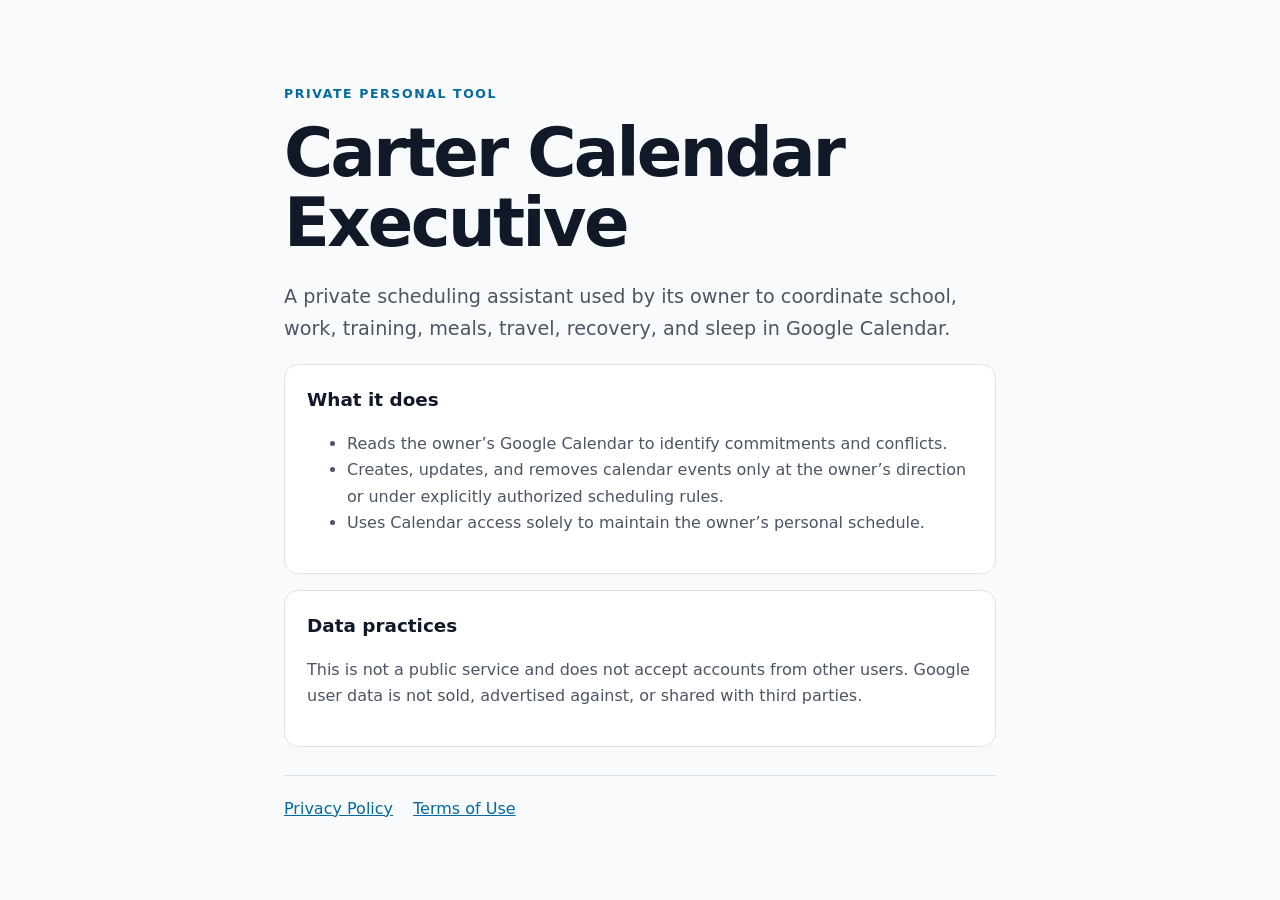
<file: index.html>
<!doctype html>
<html lang="en">
<head>
  <meta charset="utf-8">
  <meta name="viewport" content="width=device-width, initial-scale=1">
  <title>Carter Calendar Executive</title>
  <meta name="description" content="A private personal calendar coordination tool for its owner.">
  <link rel="stylesheet" href="style.css">
</head>
<body>
  <main>
    <p class="eyebrow">PRIVATE PERSONAL TOOL</p>
    <h1>Carter Calendar Executive</h1>
    <p class="lead">A private scheduling assistant used by its owner to coordinate school, work, training, meals, travel, recovery, and sleep in Google Calendar.</p>

    <section>
      <h2>What it does</h2>
      <ul>
        <li>Reads the owner’s Google Calendar to identify commitments and conflicts.</li>
        <li>Creates, updates, and removes calendar events only at the owner’s direction or under explicitly authorized scheduling rules.</li>
        <li>Uses Calendar access solely to maintain the owner’s personal schedule.</li>
      </ul>
    </section>

    <section>
      <h2>Data practices</h2>
      <p>This is not a public service and does not accept accounts from other users. Google user data is not sold, advertised against, or shared with third parties.</p>
    </section>

    <nav aria-label="Legal information">
      <a href="privacy.html">Privacy Policy</a>
      <a href="terms.html">Terms of Use</a>
    </nav>
  </main>
</body>
</html>
</file>
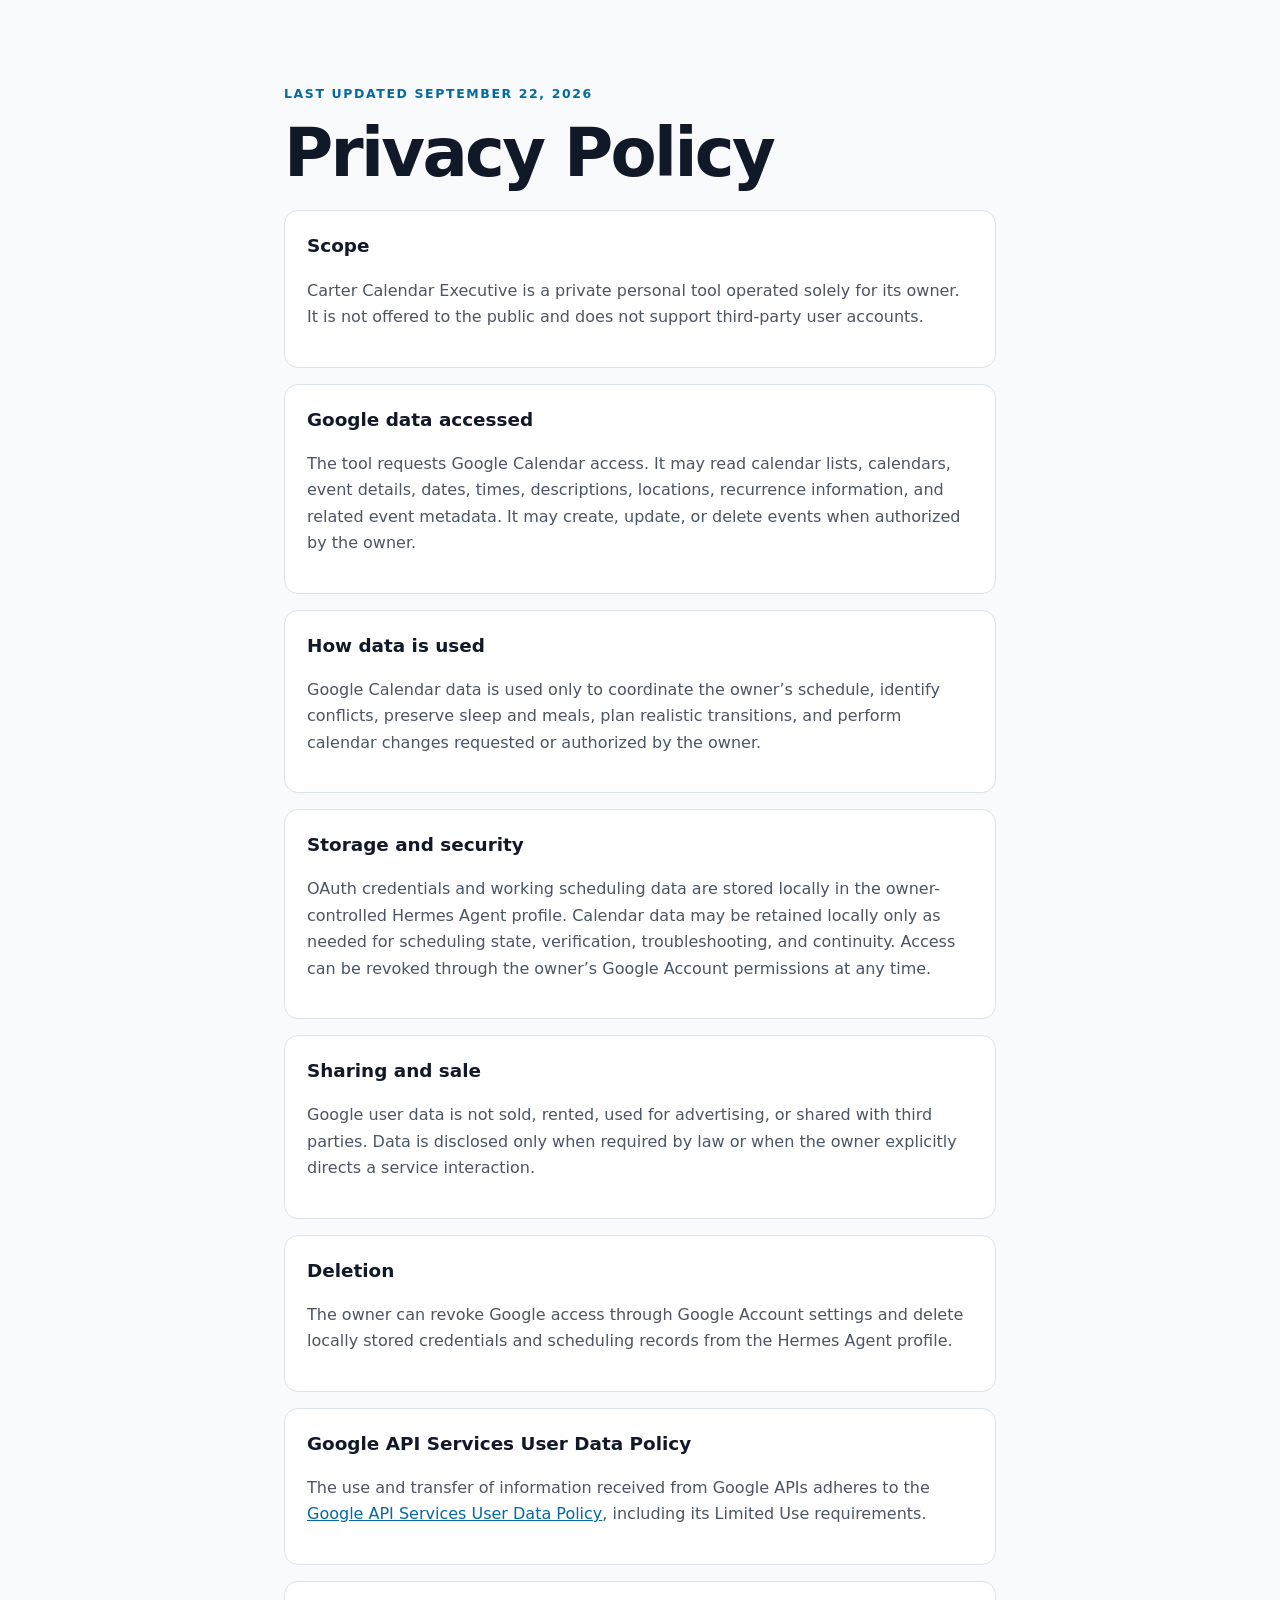
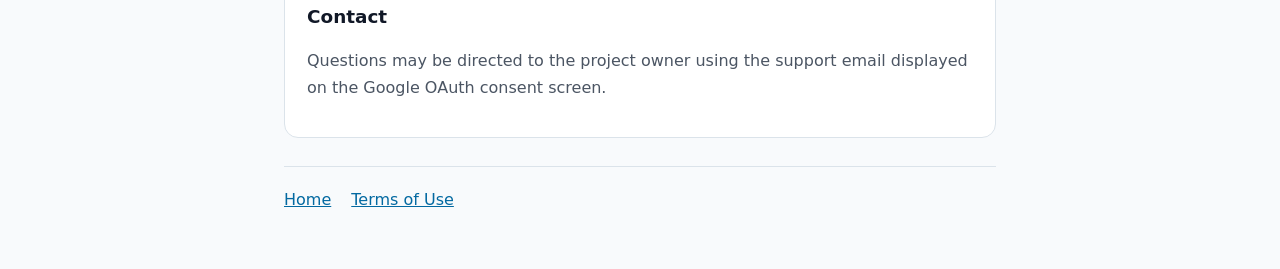
<file: privacy.html>
<!doctype html>
<html lang="en">
<head>
  <meta charset="utf-8">
  <meta name="viewport" content="width=device-width, initial-scale=1">
  <title>Privacy Policy · Carter Calendar Executive</title>
  <link rel="stylesheet" href="style.css">
</head>
<body>
  <main>
    <p class="eyebrow">LAST UPDATED SEPTEMBER 22, 2026</p>
    <h1>Privacy Policy</h1>

    <section>
      <h2>Scope</h2>
      <p>Carter Calendar Executive is a private personal tool operated solely for its owner. It is not offered to the public and does not support third-party user accounts.</p>
    </section>

    <section>
      <h2>Google data accessed</h2>
      <p>The tool requests Google Calendar access. It may read calendar lists, calendars, event details, dates, times, descriptions, locations, recurrence information, and related event metadata. It may create, update, or delete events when authorized by the owner.</p>
    </section>

    <section>
      <h2>How data is used</h2>
      <p>Google Calendar data is used only to coordinate the owner’s schedule, identify conflicts, preserve sleep and meals, plan realistic transitions, and perform calendar changes requested or authorized by the owner.</p>
    </section>

    <section>
      <h2>Storage and security</h2>
      <p>OAuth credentials and working scheduling data are stored locally in the owner-controlled Hermes Agent profile. Calendar data may be retained locally only as needed for scheduling state, verification, troubleshooting, and continuity. Access can be revoked through the owner’s Google Account permissions at any time.</p>
    </section>

    <section>
      <h2>Sharing and sale</h2>
      <p>Google user data is not sold, rented, used for advertising, or shared with third parties. Data is disclosed only when required by law or when the owner explicitly directs a service interaction.</p>
    </section>

    <section>
      <h2>Deletion</h2>
      <p>The owner can revoke Google access through Google Account settings and delete locally stored credentials and scheduling records from the Hermes Agent profile.</p>
    </section>

    <section>
      <h2>Google API Services User Data Policy</h2>
      <p>The use and transfer of information received from Google APIs adheres to the <a href="https://developers.google.com/terms/api-services-user-data-policy">Google API Services User Data Policy</a>, including its Limited Use requirements.</p>
    </section>

    <section>
      <h2>Contact</h2>
      <p>Questions may be directed to the project owner using the support email displayed on the Google OAuth consent screen.</p>
    </section>

    <nav><a href="index.html">Home</a><a href="terms.html">Terms of Use</a></nav>
  </main>
</body>
</html>
</file>
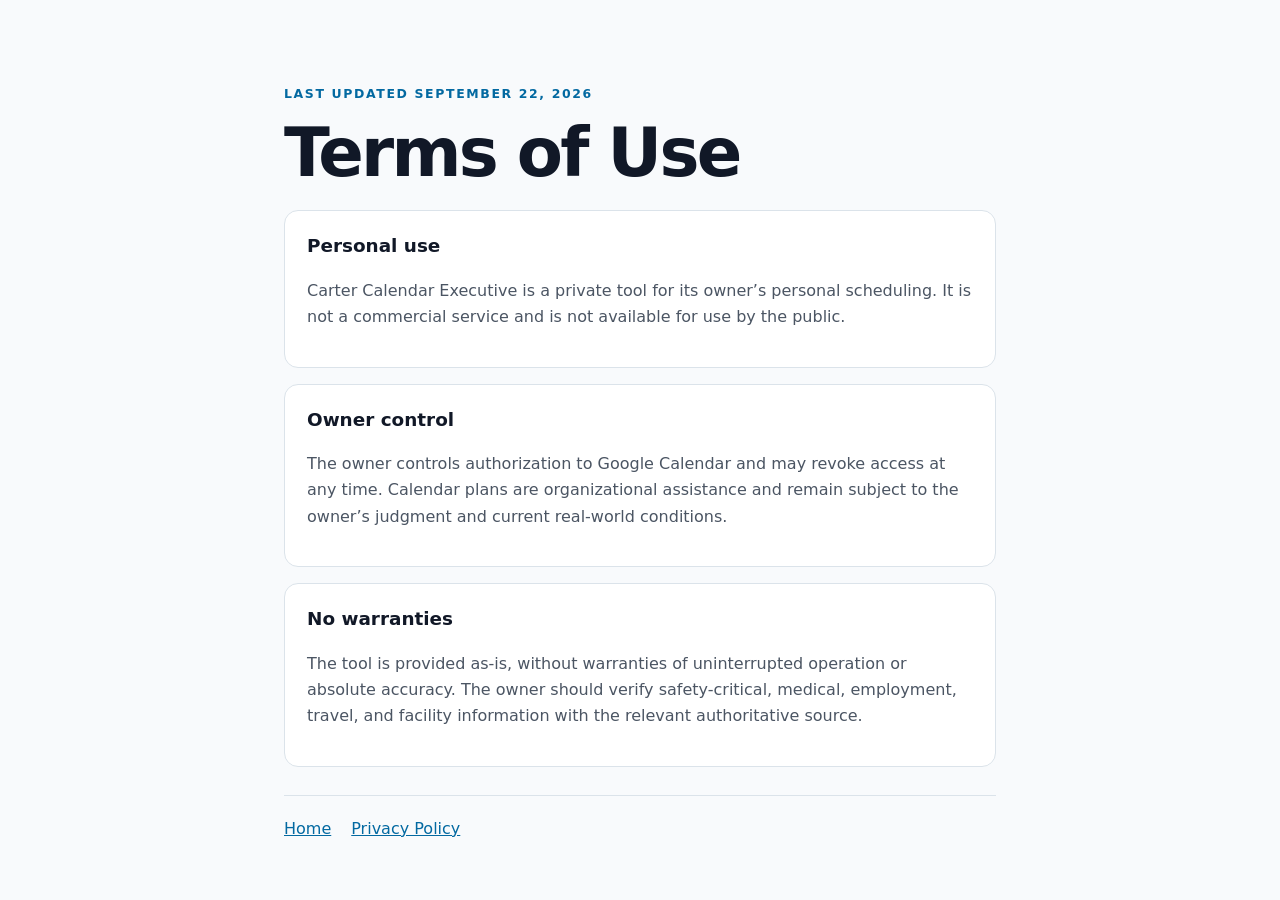
<file: terms.html>
<!doctype html>
<html lang="en">
<head>
  <meta charset="utf-8">
  <meta name="viewport" content="width=device-width, initial-scale=1">
  <title>Terms of Use · Carter Calendar Executive</title>
  <link rel="stylesheet" href="style.css">
</head>
<body>
  <main>
    <p class="eyebrow">LAST UPDATED SEPTEMBER 22, 2026</p>
    <h1>Terms of Use</h1>

    <section>
      <h2>Personal use</h2>
      <p>Carter Calendar Executive is a private tool for its owner’s personal scheduling. It is not a commercial service and is not available for use by the public.</p>
    </section>

    <section>
      <h2>Owner control</h2>
      <p>The owner controls authorization to Google Calendar and may revoke access at any time. Calendar plans are organizational assistance and remain subject to the owner’s judgment and current real-world conditions.</p>
    </section>

    <section>
      <h2>No warranties</h2>
      <p>The tool is provided as-is, without warranties of uninterrupted operation or absolute accuracy. The owner should verify safety-critical, medical, employment, travel, and facility information with the relevant authoritative source.</p>
    </section>

    <nav><a href="index.html">Home</a><a href="privacy.html">Privacy Policy</a></nav>
  </main>
</body>
</html>
</file>
<file: style.css>
:root{color-scheme:light dark;--bg:#0d1117;--panel:#161b22;--text:#e6edf3;--muted:#9da7b3;--accent:#7dd3fc;--border:#30363d}*{box-sizing:border-box}body{margin:0;background:var(--bg);color:var(--text);font-family:ui-sans-serif,system-ui,-apple-system,BlinkMacSystemFont,"Segoe UI",sans-serif;line-height:1.65}main{max-width:760px;margin:0 auto;padding:72px 24px 56px}.eyebrow{color:var(--accent);font-size:.78rem;font-weight:700;letter-spacing:.13em}.lead{font-size:1.2rem;color:var(--muted);max-width:680px}h1{font-size:clamp(2.2rem,7vw,4.2rem);line-height:1.05;letter-spacing:-.04em;margin:.25rem 0 1.4rem}h2{font-size:1.15rem;margin:0 0 .4rem}section{background:var(--panel);border:1px solid var(--border);border-radius:14px;padding:20px 22px;margin:16px 0}p,li{color:var(--muted)}a{color:var(--accent)}nav{display:flex;gap:20px;flex-wrap:wrap;margin-top:28px;padding-top:20px;border-top:1px solid var(--border)}@media(prefers-color-scheme:light){:root{--bg:#f8fafc;--panel:#fff;--text:#111827;--muted:#4b5563;--accent:#0369a1;--border:#dbe3ea}}
</file>
